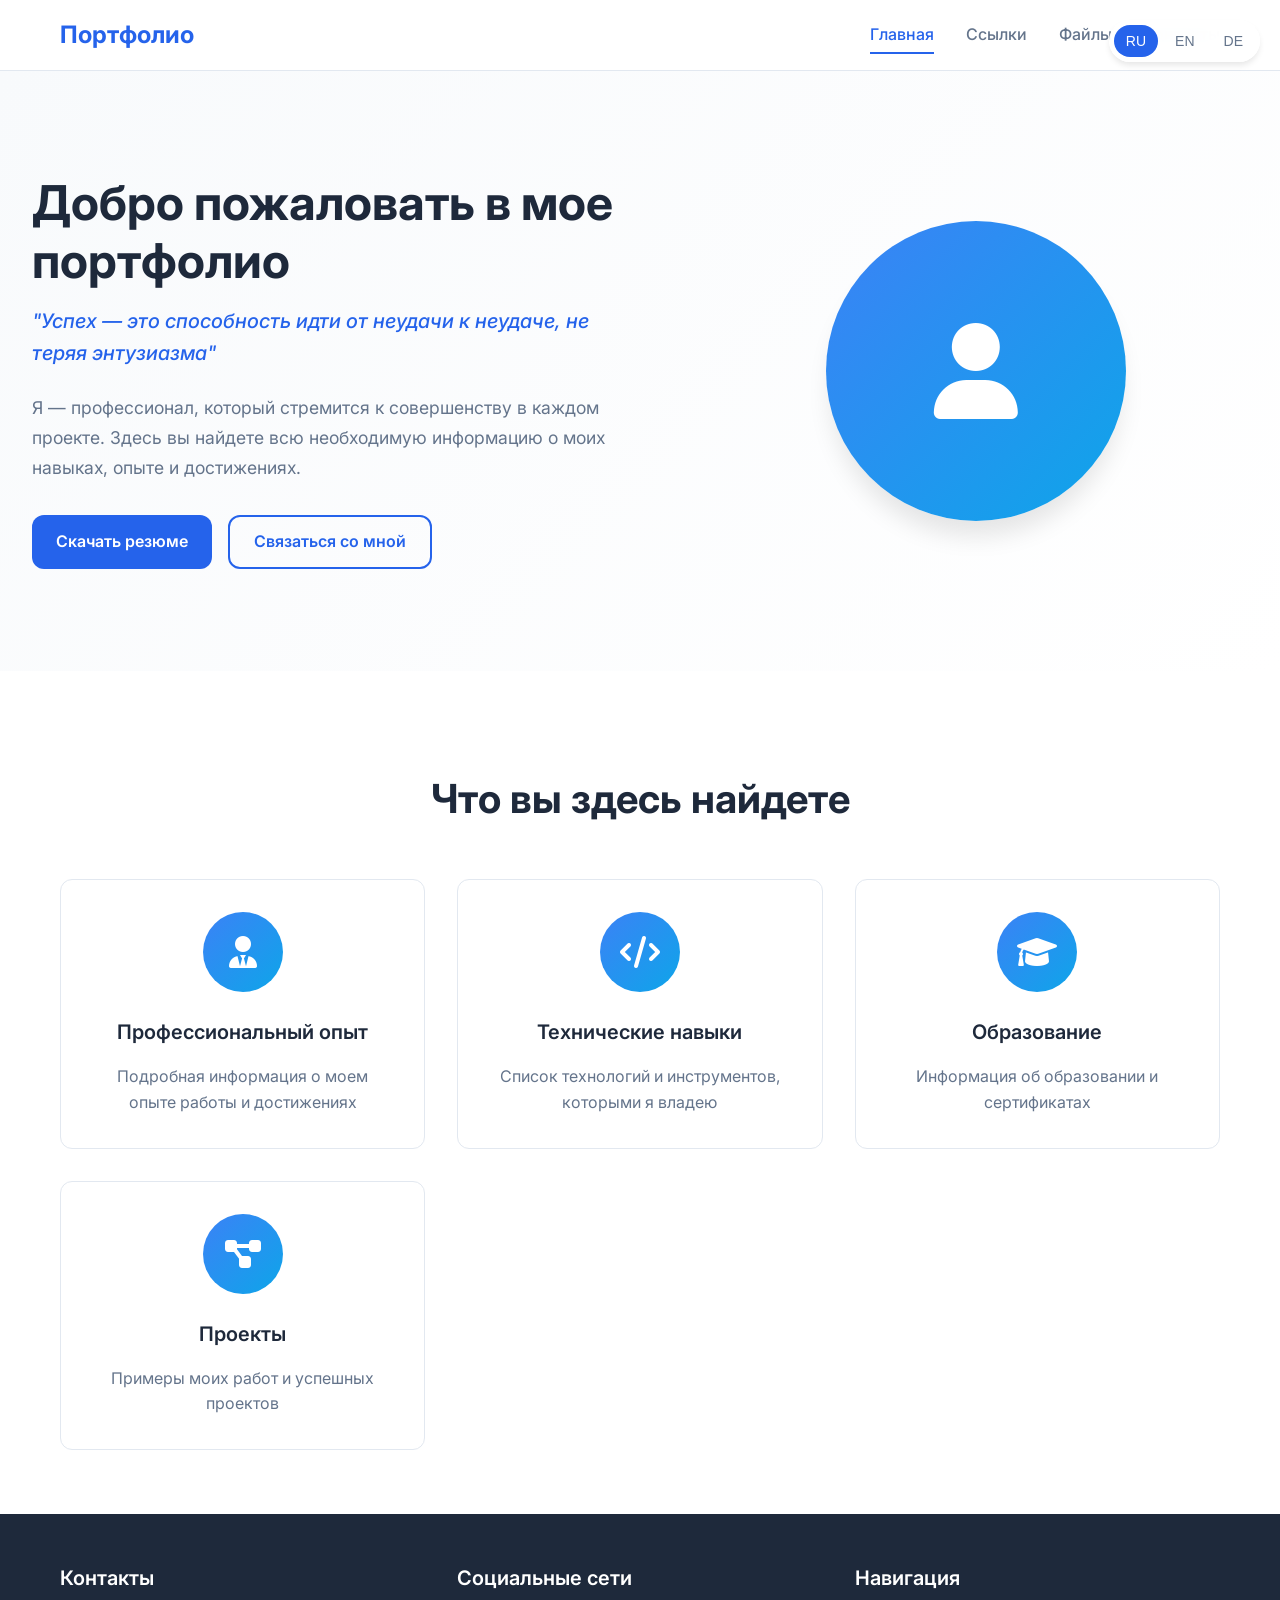
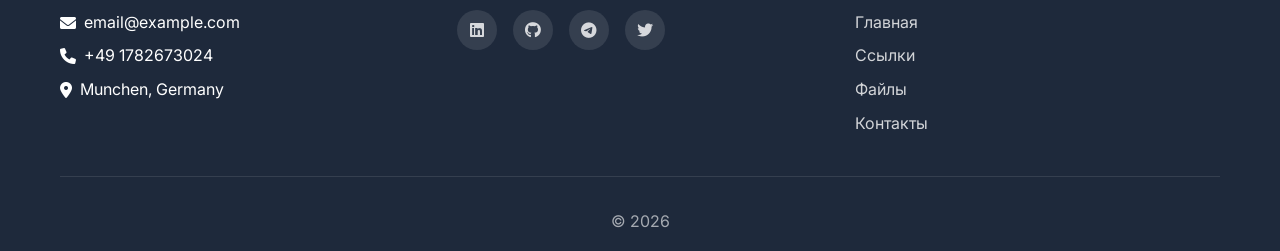
<file: index.html>
<!DOCTYPE html>
<html lang="ru">
<head>
    <meta charset="UTF-8">
    <meta name="viewport" content="width=device-width, initial-scale=1.0">
    <title>Мое Резюме - Главная</title>
    <link rel="stylesheet" href="styles.css">
    <link href="https://fonts.googleapis.com/css2?family=Inter:wght@300;400;500;600;700&display=swap" rel="stylesheet">
    <link rel="stylesheet" href="https://cdnjs.cloudflare.com/ajax/libs/font-awesome/6.0.0/css/all.min.css">
</head>
<body>
    <!-- Языковой переключатель -->
    <div class="language-switcher">
        <button class="lang-btn active" data-lang="ru">RU</button>
        <button class="lang-btn" data-lang="en">EN</button>
        <button class="lang-btn" data-lang="de">DE</button>
    </div>
    <header class="header">
        <nav class="nav">
            <div class="nav-container">
                <div class="logo">
                    <h2 data-i18n="site-title">Portfolio</h2>
                </div>
                <ul class="nav-menu">
                    <li><a href="index.html" class="nav-link active" data-i18n="nav-home">Главная</a></li>
                    <li><a href="links.html" class="nav-link" data-i18n="nav-links">Ссылки</a></li>
                    <li><a href="files.html" class="nav-link" data-i18n="nav-files">Файлы</a></li>
                    <li><a href="contacts.html" class="nav-link" data-i18n="nav-contacts">Контакты</a></li>
                </ul>
                <div class="hamburger">
                    <span></span>
                    <span></span>
                    <span></span>
                </div>
            </div>
        </nav>
    </header>

    <main class="main">
        <section class="hero">
            <div class="hero-content">
                <h1 class="hero-title" data-i18n="hero-title">Добро пожаловать в мое портфолио</h1>
                <p class="hero-subtitle" data-i18n="hero-subtitle">"Успех — это способность идти от неудачи к неудаче, не теряя энтузиазма"</p>
                <p class="hero-description" data-i18n="hero-description">Я — профессионал, который стремится к совершенству в каждом проекте. Здесь вы найдете всю необходимую информацию о моих навыках, опыте и достижениях.</p>
                <div class="hero-buttons">
                    <a href="files.html" class="btn btn-primary" data-i18n="btn-download-resume">Скачать резюме</a>
                    <a href="contacts.html" class="btn btn-secondary" data-i18n="btn-contact">Связаться со мной</a>
                </div>
            </div>
            <div class="hero-image">
                <div class="profile-placeholder">
                    <i class="fas fa-user"></i>
                </div>
            </div>
        </section>

        <section class="features">
            <div class="container">
                <h2 class="section-title" data-i18n="features-title">Что вы здесь найдете</h2>
                <div class="features-grid">
                    <div class="feature-card">
                        <div class="feature-icon">
                            <i class="fas fa-user-tie"></i>
                        </div>
                        <h3 data-i18n="feature-1-title">Профессиональный опыт</h3>
                        <p data-i18n="feature-1-desc">Подробная информация о моем опыте работы и достижениях</p>
                    </div>
                    <div class="feature-card">
                        <div class="feature-icon">
                            <i class="fas fa-code"></i>
                        </div>
                        <h3 data-i18n="feature-2-title">Технические навыки</h3>
                        <p data-i18n="feature-2-desc">Список технологий и инструментов, которыми я владею</p>
                    </div>
                    <div class="feature-card">
                        <div class="feature-icon">
                            <i class="fas fa-graduation-cap"></i>
                        </div>
                        <h3 data-i18n="feature-3-title">Образование</h3>
                        <p data-i18n="feature-3-desc">Информация об образовании и сертификатах</p>
                    </div>
                    <div class="feature-card">
                        <div class="feature-icon">
                            <i class="fas fa-project-diagram"></i>
                        </div>
                        <h3 data-i18n="feature-4-title">Проекты</h3>
                        <p data-i18n="feature-4-desc">Примеры моих работ и успешных проектов</p>
                    </div>
                </div>
            </div>
        </section>
    </main>

    <footer class="footer">
        <div class="container">
            <div class="footer-content">
                <div class="footer-section">
                    <h3 data-i18n="footer-contacts-title">Контакты</h3>
                    <p><i class="fas fa-envelope"></i> email@example.com</p>
                    <p><i class="fas fa-phone"></i> +49 1782673024</p>
                    <p><i class="fas fa-map-marker-alt"></i> Munchen, Germany</p>
                </div>
                <div class="footer-section">
                    <h3 data-i18n="footer-social-title">Социальные сети</h3>
                    <div class="social-links">
                        <a href="#"><i class="fab fa-linkedin"></i></a>
                        <a href="#"><i class="fab fa-github"></i></a>
                        <a href="#"><i class="fab fa-telegram"></i></a>
                        <a href="#"><i class="fab fa-twitter"></i></a>
                    </div>
                </div>
                <div class="footer-section">
                    <h3 data-i18n="footer-nav-title">Навигация</h3>
                    <ul>
                        <li><a href="index.html" data-i18n="nav-home">Главная</a></li>
                        <li><a href="links.html" data-i18n="nav-links">Ссылки</a></li>
                        <li><a href="files.html" data-i18n="nav-files">Файлы</a></li>
                        <li><a href="contacts.html" data-i18n="nav-contacts">Контакты</a></li>
                    </ul>
                </div>
            </div>
            <div class="footer-bottom">
                <p>&copy; 2026</p>
            </div>
        </div>
    </footer>

    <script src="script.js"></script>
</body>
</html>
</file>
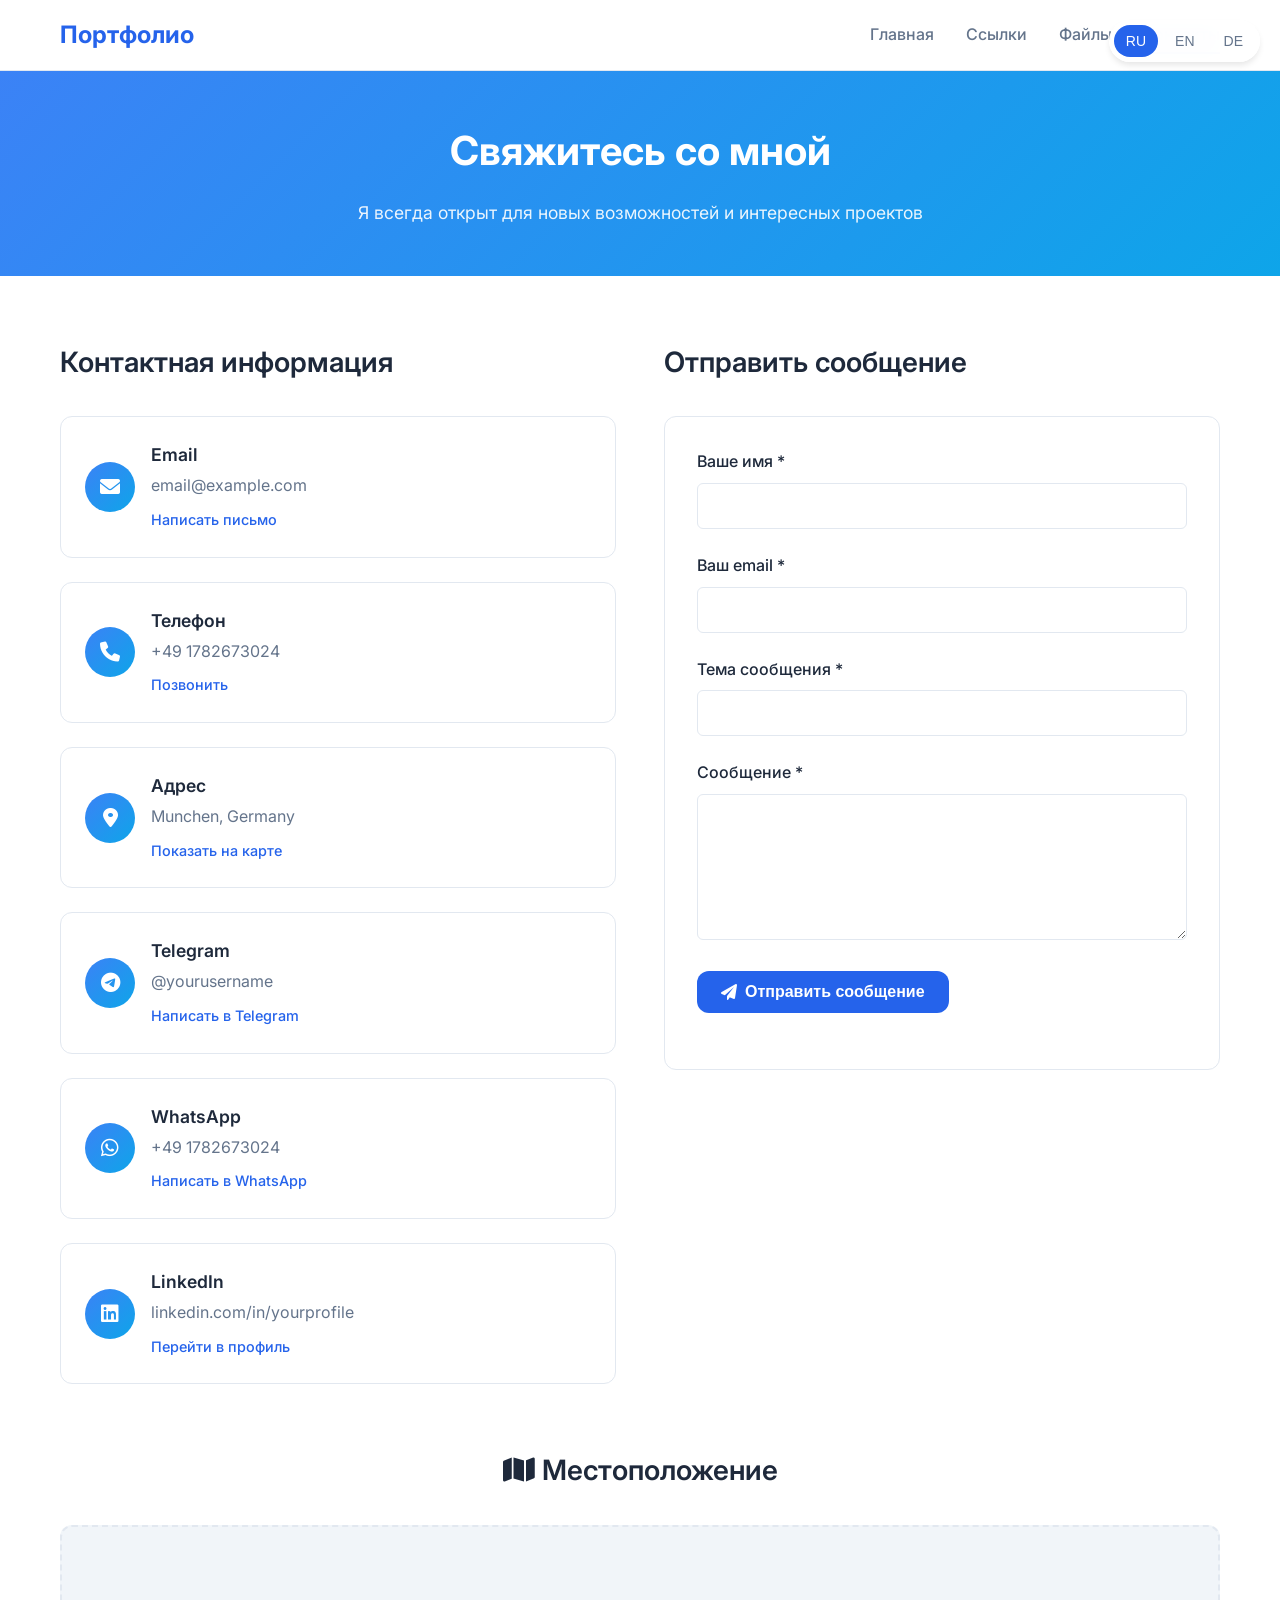
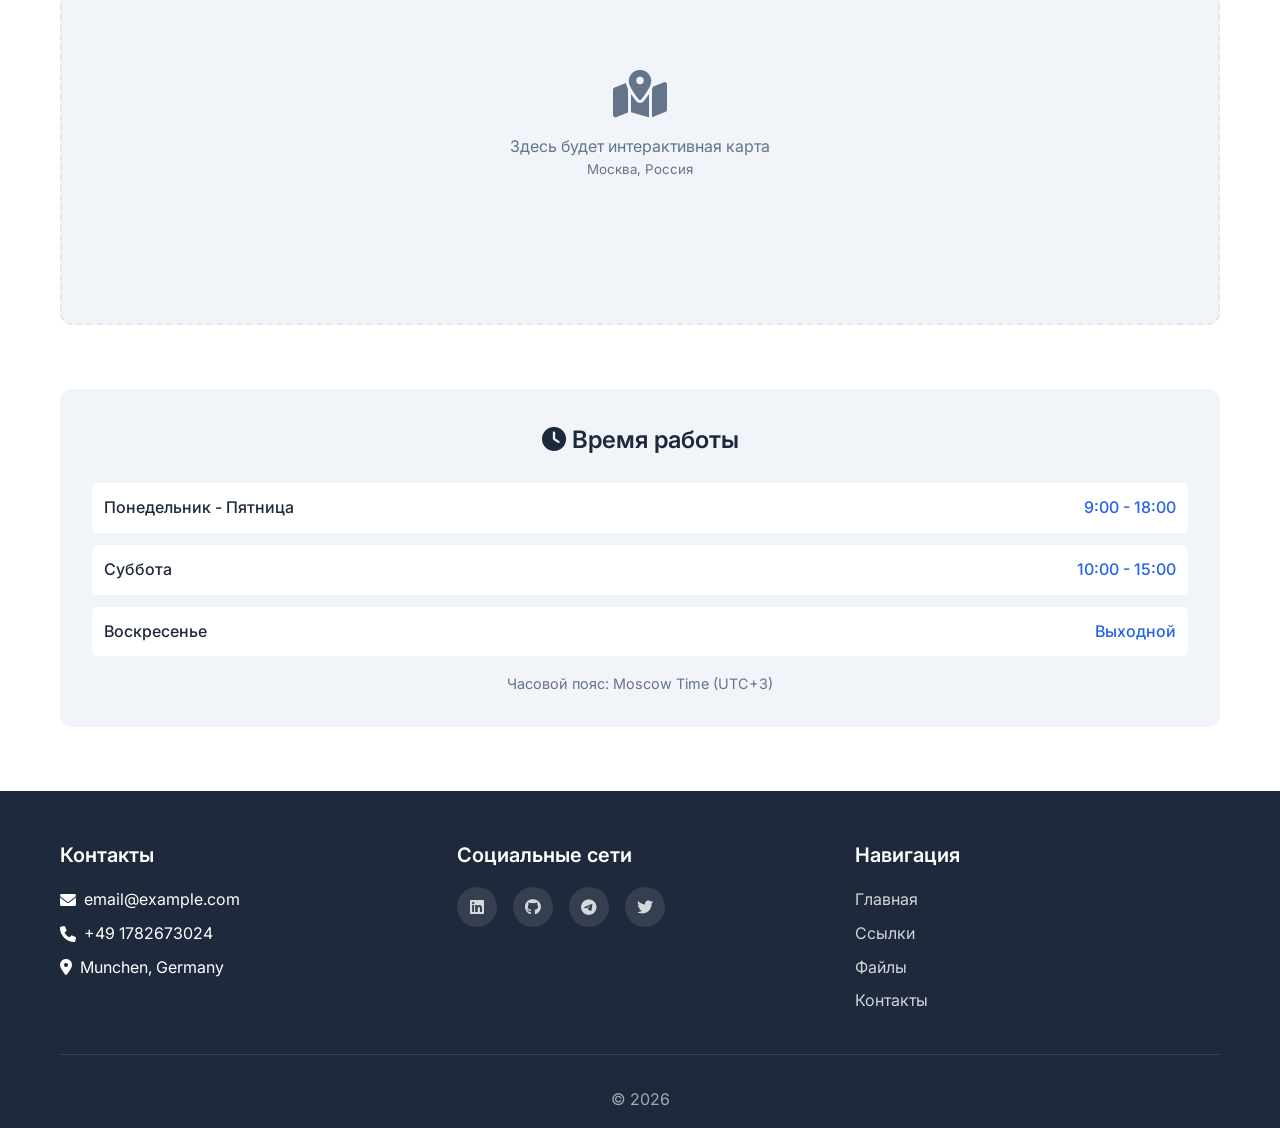
<file: contacts.html>
<!DOCTYPE html>
<html lang="ru">
<head>
    <meta charset="UTF-8">
    <meta name="viewport" content="width=device-width, initial-scale=1.0">
    <title>Контакты - Резюме</title>
    <link rel="stylesheet" href="styles.css">
    <link href="https://fonts.googleapis.com/css2?family=Inter:wght@300;400;500;600;700&display=swap" rel="stylesheet">
    <link rel="stylesheet" href="https://cdnjs.cloudflare.com/ajax/libs/font-awesome/6.0.0/css/all.min.css">
</head>
<body>
    <!-- Языковой переключатель -->
    <div class="language-switcher">
        <button class="lang-btn active" data-lang="ru">RU</button>
        <button class="lang-btn" data-lang="en">EN</button>
        <button class="lang-btn" data-lang="de">DE</button>
    </div>
    <header class="header">
        <nav class="nav">
            <div class="nav-container">
                <div class="logo">
                    <h2 data-i18n="site-title">Portfolio</h2>
                </div>
                <ul class="nav-menu">
                    <li><a href="index.html" class="nav-link" data-i18n="nav-home">Главная</a></li>
                    <li><a href="links.html" class="nav-link" data-i18n="nav-links">Ссылки</a></li>
                    <li><a href="files.html" class="nav-link" data-i18n="nav-files">Файлы</a></li>
                    <li><a href="contacts.html" class="nav-link active" data-i18n="nav-contacts">Контакты</a></li>
                </ul>
                <div class="hamburger">
                    <span></span>
                    <span></span>
                    <span></span>
                </div>
            </div>
        </nav>
    </header>

    <main class="main">
        <section class="page-header">
            <div class="container">
                <h1 data-i18n="contacts-page-title">Свяжитесь со мной</h1>
                <p data-i18n="contacts-page-subtitle">Я всегда открыт для новых возможностей и интересных проектов</p>
            </div>
        </section>

        <section class="contact-section">
            <div class="container">
                <div class="contact-grid">
                    <div class="contact-info">
                        <h2>Контактная информация</h2>
                        <div class="contact-items">
                            <div class="contact-item">
                                <div class="contact-icon">
                                    <i class="fas fa-envelope"></i>
                                </div>
                                <div class="contact-details">
                                    <h3>Email</h3>
                                    <p>email@example.com</p>
                                    <a href="mailto:email@example.com" class="contact-link">Написать письмо</a>
                                </div>
                            </div>

                            <div class="contact-item">
                                <div class="contact-icon">
                                    <i class="fas fa-phone"></i>
                                </div>
                                <div class="contact-details">
                                    <h3 data-i18n="contact-phone">Телефон</h3>
                                    <p>+49 1782673024</p>
                                    <a href="tel:+491782673024" class="contact-link" data-i18n="contact-call">Позвонить</a>
                                </div>
                            </div>

                            <div class="contact-item">
                                <div class="contact-icon">
                                    <i class="fas fa-map-marker-alt"></i>
                                </div>
                                <div class="contact-details">
                                    <h3 data-i18n="contact-address">Адрес</h3>
                                    <p>Munchen, Germany</p>
                                    <a href="#" class="contact-link" data-i18n="contact-show-map">Показать на карте</a>
                                </div>
                            </div>

                            <div class="contact-item">
                                <div class="contact-icon">
                                    <i class="fab fa-telegram"></i>
                                </div>
                                <div class="contact-details">
                                    <h3>Telegram</h3>
                                    <p>@yourusername</p>
                                    <a href="https://t.me/yourusername" class="contact-link">Написать в Telegram</a>
                                </div>
                            </div>

                            <div class="contact-item">
                                <div class="contact-icon">
                                    <i class="fab fa-whatsapp"></i>
                                </div>
                                <div class="contact-details">
                                    <h3 data-i18n="contact-whatsapp">WhatsApp</h3>
                                    <p>+49 1782673024</p>
                                    <a href="https://wa.me/491782673024" class="contact-link" data-i18n="contact-whatsapp-action">Написать в WhatsApp</a>
                                </div>
                            </div>

                            <div class="contact-item">
                                <div class="contact-icon">
                                    <i class="fab fa-linkedin"></i>
                                </div>
                                <div class="contact-details">
                                    <h3>LinkedIn</h3>
                                    <p>linkedin.com/in/yourprofile</p>
                                    <a href="https://linkedin.com/in/yourprofile" class="contact-link">Перейти в профиль</a>
                                </div>
                            </div>
                        </div>
                    </div>

                    <div class="contact-form">
                        <h2>Отправить сообщение</h2>
                        <form class="form">
                            <div class="form-group">
                                <label for="name">Ваше имя *</label>
                                <input type="text" id="name" name="name" required>
                            </div>

                            <div class="form-group">
                                <label for="email">Ваш email *</label>
                                <input type="email" id="email" name="email" required>
                            </div>

                            <div class="form-group">
                                <label for="subject">Тема сообщения *</label>
                                <input type="text" id="subject" name="subject" required>
                            </div>

                            <div class="form-group">
                                <label for="message">Сообщение *</label>
                                <textarea id="message" name="message" rows="6" required></textarea>
                            </div>

                            <div class="form-group">
                                <button type="submit" class="btn btn-primary">
                                    <i class="fas fa-paper-plane"></i> Отправить сообщение
                                </button>
                            </div>
                        </form>
                    </div>
                </div>

                <div class="map-section">
                    <h2><i class="fas fa-map"></i> Местоположение</h2>
                    <div class="map-placeholder">
                        <i class="fas fa-map-marked-alt"></i>
                        <p>Здесь будет интерактивная карта</p>
                        <small>Москва, Россия</small>
                    </div>
                </div>

                <div class="working-hours">
                    <h2><i class="fas fa-clock"></i> Время работы</h2>
                    <div class="hours-grid">
                        <div class="hours-item">
                            <span class="day">Понедельник - Пятница</span>
                            <span class="time">9:00 - 18:00</span>
                        </div>
                        <div class="hours-item">
                            <span class="day">Суббота</span>
                            <span class="time">10:00 - 15:00</span>
                        </div>
                        <div class="hours-item">
                            <span class="day">Воскресенье</span>
                            <span class="time">Выходной</span>
                        </div>
                    </div>
                    <p class="timezone">Часовой пояс: Moscow Time (UTC+3)</p>
                </div>
            </div>
        </section>
    </main>

    <footer class="footer">
        <div class="container">
            <div class="footer-content">
                <div class="footer-section">
                    <h3 data-i18n="footer-contacts-title">Контакты</h3>
                    <p><i class="fas fa-envelope"></i> email@example.com</p>
                    <p><i class="fas fa-phone"></i> +49 1782673024</p>
                    <p><i class="fas fa-map-marker-alt"></i> Munchen, Germany</p>
                </div>
                <div class="footer-section">
                    <h3 data-i18n="footer-social-title">Социальные сети</h3>
                    <div class="social-links">
                        <a href="#"><i class="fab fa-linkedin"></i></a>
                        <a href="#"><i class="fab fa-github"></i></a>
                        <a href="#"><i class="fab fa-telegram"></i></a>
                        <a href="#"><i class="fab fa-twitter"></i></a>
                    </div>
                </div>
                <div class="footer-section">
                    <h3 data-i18n="footer-nav-title">Навигация</h3>
                    <ul>
                        <li><a href="index.html" data-i18n="nav-home">Главная</a></li>
                        <li><a href="links.html" data-i18n="nav-links">Ссылки</a></li>
                        <li><a href="files.html" data-i18n="nav-files">Файлы</a></li>
                        <li><a href="contacts.html" data-i18n="nav-contacts">Контакты</a></li>
                    </ul>
                </div>
            </div>
            <div class="footer-bottom">
                <p>&copy; 2026</p>
            </div>
        </div>
    </footer>

    <script src="script.js"></script>
</body>
</html>
</file>
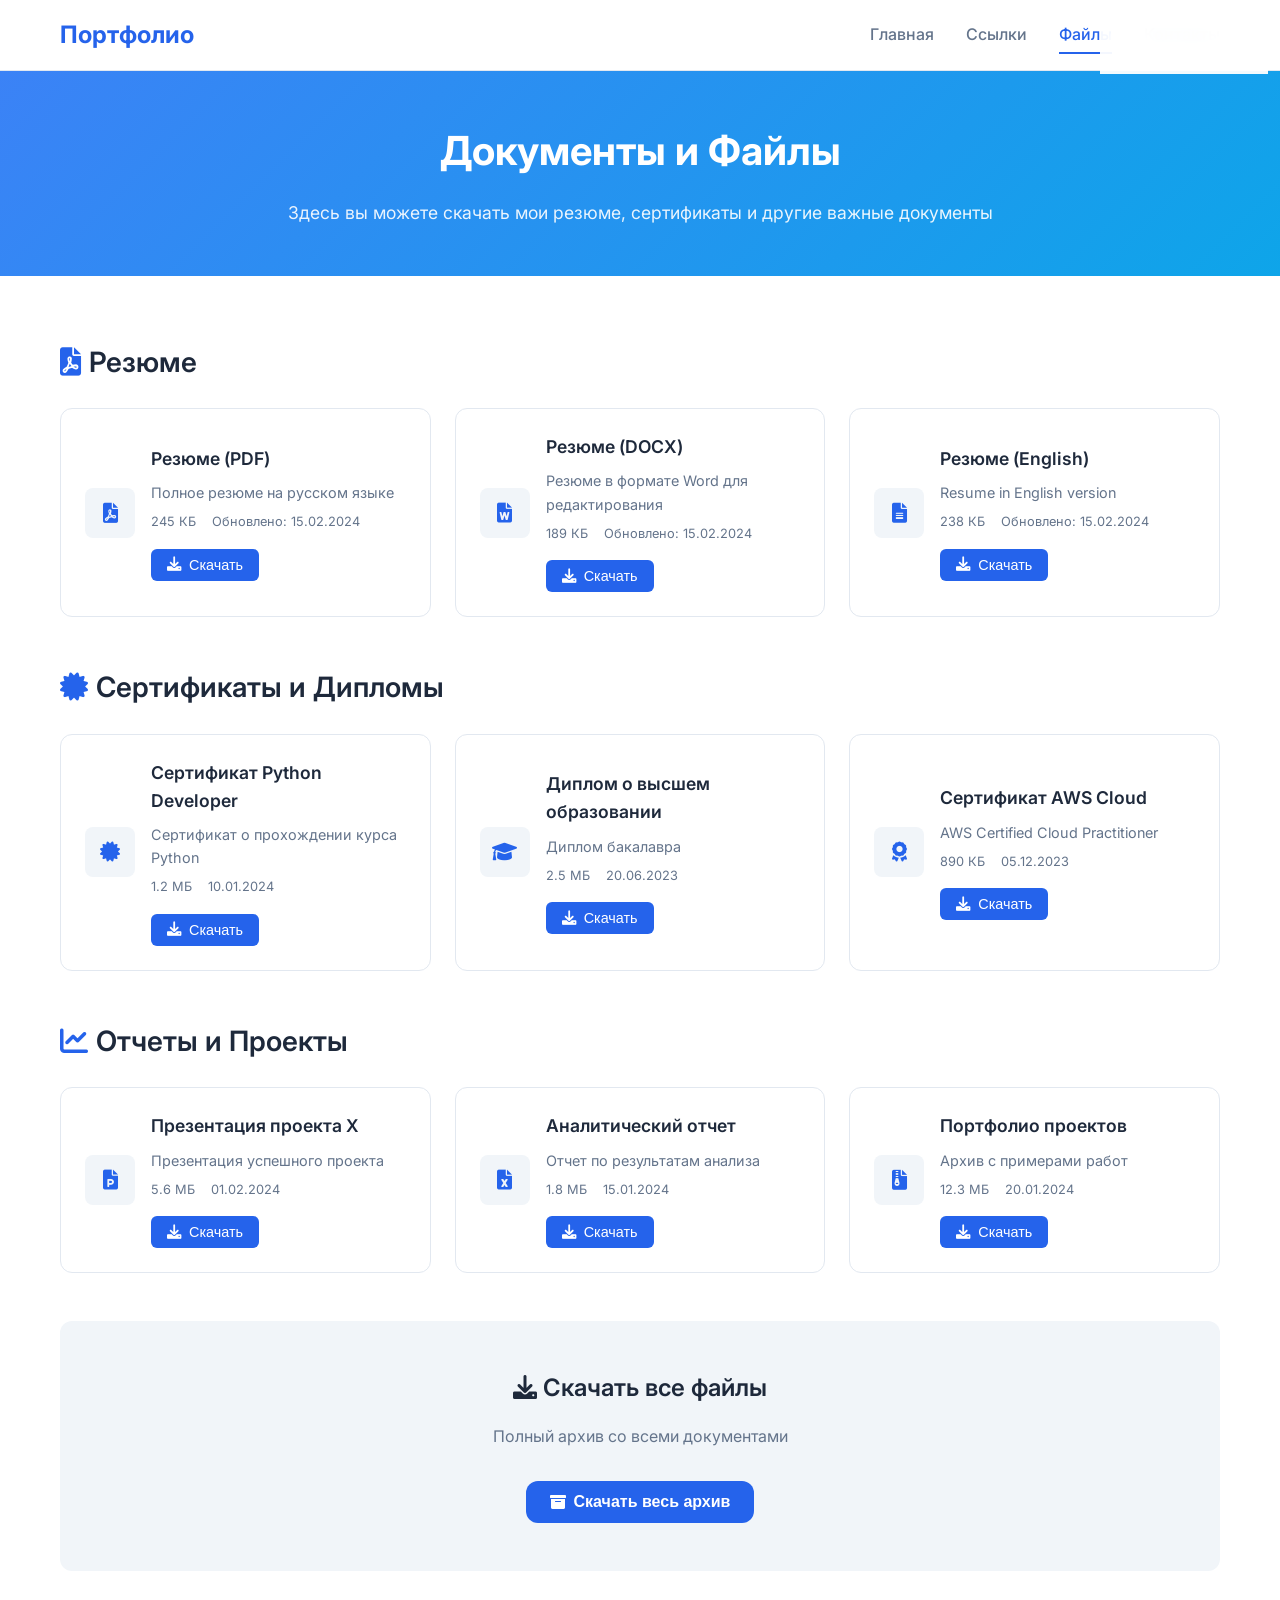
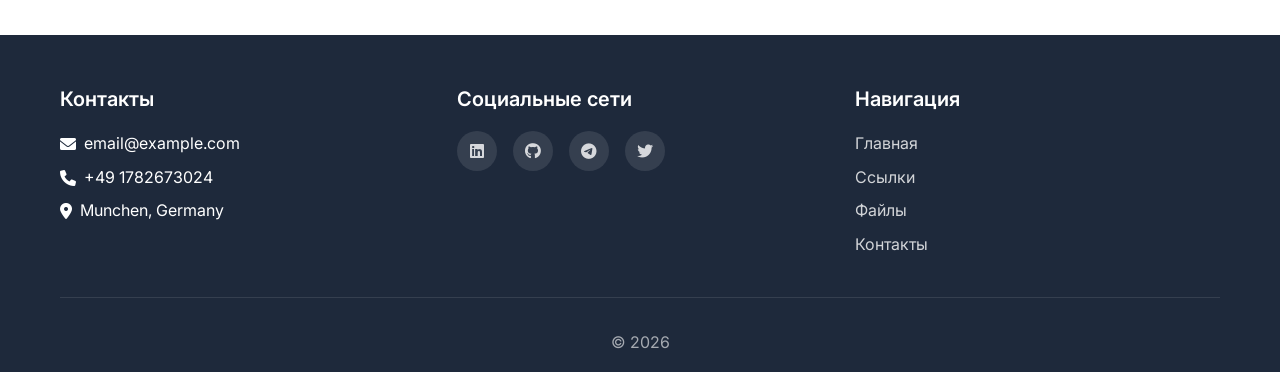
<file: files.html>
<!DOCTYPE html>
<html lang="ru">
<head>
    <meta charset="UTF-8">
    <meta name="viewport" content="width=device-width, initial-scale=1.0">
    <title>Файлы - Резюме</title>
    <link rel="stylesheet" href="styles.css">
    <link href="https://fonts.googleapis.com/css2?family=Inter:wght@300;400;500;600;700&display=swap" rel="stylesheet">
    <link rel="stylesheet" href="https://cdnjs.cloudflare.com/ajax/libs/font-awesome/6.0.0/css/all.min.css">
</head>
<body>
    <!-- Языковой переключатель -->
    <div class="language-switcher">
        <button class="lang-btn active" data-lang="ru">RU</button>
        <button class="lang-btn" data-lang="en">EN</button>
        <button class="lang-btn" data-lang="de">DE</button>
    </div>
    <header class="header">
        <nav class="nav">
            <div class="nav-container">
                <div class="logo">
                    <h2 data-i18n="site-title">Portfolio</h2>
                </div>
                <ul class="nav-menu">
                    <li><a href="index.html" class="nav-link" data-i18n="nav-home">Главная</a></li>
                    <li><a href="links.html" class="nav-link" data-i18n="nav-links">Ссылки</a></li>
                    <li><a href="files.html" class="nav-link active" data-i18n="nav-files">Файлы</a></li>
                    <li><a href="contacts.html" class="nav-link" data-i18n="nav-contacts">Контакты</a></li>
                </ul>
                <div class="hamburger">
                    <span></span>
                    <span></span>
                    <span></span>
                </div>
            </div>
        </nav>
    </header>

    <main class="main">
        <section class="page-header">
            <div class="container">
                <h1 data-i18n="files-page-title">Документы и Файлы</h1>
                <p data-i18n="files-page-subtitle">Здесь вы можете скачать мои резюме, сертификаты и другие важные документы</p>
            </div>
        </section>

        <section class="files-section">
            <div class="container">
                <div class="files-categories">
                    <div class="category-section">
                        <h2><i class="fas fa-file-pdf"></i> Резюме</h2>
                        <div class="files-grid">
                            <div class="file-card">
                                <div class="file-icon">
                                    <i class="fas fa-file-pdf"></i>
                                </div>
                                <div class="file-info">
                                    <h3>Резюме (PDF)</h3>
                                    <p>Полное резюме на русском языке</p>
                                    <div class="file-meta">
                                        <span class="file-size">245 КБ</span>
                                        <span class="file-date">Обновлено: 15.02.2024</span>
                                    </div>
                                    <button class="download-btn">
                                        <i class="fas fa-download"></i> Скачать
                                    </button>
                                </div>
                            </div>

                            <div class="file-card">
                                <div class="file-icon">
                                    <i class="fas fa-file-word"></i>
                                </div>
                                <div class="file-info">
                                    <h3>Резюме (DOCX)</h3>
                                    <p>Резюме в формате Word для редактирования</p>
                                    <div class="file-meta">
                                        <span class="file-size">189 КБ</span>
                                        <span class="file-date">Обновлено: 15.02.2024</span>
                                    </div>
                                    <button class="download-btn">
                                        <i class="fas fa-download"></i> Скачать
                                    </button>
                                </div>
                            </div>

                            <div class="file-card">
                                <div class="file-icon">
                                    <i class="fas fa-file-alt"></i>
                                </div>
                                <div class="file-info">
                                    <h3>Резюме (English)</h3>
                                    <p>Resume in English version</p>
                                    <div class="file-meta">
                                        <span class="file-size">238 КБ</span>
                                        <span class="file-date">Обновлено: 15.02.2024</span>
                                    </div>
                                    <button class="download-btn">
                                        <i class="fas fa-download"></i> Скачать
                                    </button>
                                </div>
                            </div>
                        </div>
                    </div>

                    <div class="category-section">
                        <h2><i class="fas fa-certificate"></i> Сертификаты и Дипломы</h2>
                        <div class="files-grid">
                            <div class="file-card">
                                <div class="file-icon">
                                    <i class="fas fa-certificate"></i>
                                </div>
                                <div class="file-info">
                                    <h3>Сертификат Python Developer</h3>
                                    <p>Сертификат о прохождении курса Python</p>
                                    <div class="file-meta">
                                        <span class="file-size">1.2 МБ</span>
                                        <span class="file-date">10.01.2024</span>
                                    </div>
                                    <button class="download-btn">
                                        <i class="fas fa-download"></i> Скачать
                                    </button>
                                </div>
                            </div>

                            <div class="file-card">
                                <div class="file-icon">
                                    <i class="fas fa-graduation-cap"></i>
                                </div>
                                <div class="file-info">
                                    <h3>Диплом о высшем образовании</h3>
                                    <p>Диплом бакалавра</p>
                                    <div class="file-meta">
                                        <span class="file-size">2.5 МБ</span>
                                        <span class="file-date">20.06.2023</span>
                                    </div>
                                    <button class="download-btn">
                                        <i class="fas fa-download"></i> Скачать
                                    </button>
                                </div>
                            </div>

                            <div class="file-card">
                                <div class="file-icon">
                                    <i class="fas fa-award"></i>
                                </div>
                                <div class="file-info">
                                    <h3>Сертификат AWS Cloud</h3>
                                    <p>AWS Certified Cloud Practitioner</p>
                                    <div class="file-meta">
                                        <span class="file-size">890 КБ</span>
                                        <span class="file-date">05.12.2023</span>
                                    </div>
                                    <button class="download-btn">
                                        <i class="fas fa-download"></i> Скачать
                                    </button>
                                </div>
                            </div>
                        </div>
                    </div>

                    <div class="category-section">
                        <h2><i class="fas fa-chart-line"></i> Отчеты и Проекты</h2>
                        <div class="files-grid">
                            <div class="file-card">
                                <div class="file-icon">
                                    <i class="fas fa-file-powerpoint"></i>
                                </div>
                                <div class="file-info">
                                    <h3>Презентация проекта X</h3>
                                    <p>Презентация успешного проекта</p>
                                    <div class="file-meta">
                                        <span class="file-size">5.6 МБ</span>
                                        <span class="file-date">01.02.2024</span>
                                    </div>
                                    <button class="download-btn">
                                        <i class="fas fa-download"></i> Скачать
                                    </button>
                                </div>
                            </div>

                            <div class="file-card">
                                <div class="file-icon">
                                    <i class="fas fa-file-excel"></i>
                                </div>
                                <div class="file-info">
                                    <h3>Аналитический отчет</h3>
                                    <p>Отчет по результатам анализа</p>
                                    <div class="file-meta">
                                        <span class="file-size">1.8 МБ</span>
                                        <span class="file-date">15.01.2024</span>
                                    </div>
                                    <button class="download-btn">
                                        <i class="fas fa-download"></i> Скачать
                                    </button>
                                </div>
                            </div>

                            <div class="file-card">
                                <div class="file-icon">
                                    <i class="fas fa-file-archive"></i>
                                </div>
                                <div class="file-info">
                                    <h3>Портфолио проектов</h3>
                                    <p>Архив с примерами работ</p>
                                    <div class="file-meta">
                                        <span class="file-size">12.3 МБ</span>
                                        <span class="file-date">20.01.2024</span>
                                    </div>
                                    <button class="download-btn">
                                        <i class="fas fa-download"></i> Скачать
                                    </button>
                                </div>
                            </div>
                        </div>
                    </div>
                </div>

                <div class="download-all-section">
                    <h2><i class="fas fa-download"></i> Скачать все файлы</h2>
                    <p>Полный архив со всеми документами</p>
                    <button class="btn btn-primary">
                        <i class="fas fa-archive"></i> Скачать весь архив
                    </button>
                </div>
            </div>
        </section>
    </main>

    <footer class="footer">
        <div class="container">
            <div class="footer-content">
                <div class="footer-section">
                    <h3 data-i18n="footer-contacts-title">Контакты</h3>
                    <p><i class="fas fa-envelope"></i> email@example.com</p>
                    <p><i class="fas fa-phone"></i> +49 1782673024</p>
                    <p><i class="fas fa-map-marker-alt"></i> Munchen, Germany</p>
                </div>
                <div class="footer-section">
                    <h3 data-i18n="footer-social-title">Социальные сети</h3>
                    <div class="social-links">
                        <a href="#"><i class="fab fa-linkedin"></i></a>
                        <a href="#"><i class="fab fa-github"></i></a>
                        <a href="#"><i class="fab fa-telegram"></i></a>
                        <a href="#"><i class="fab fa-twitter"></i></a>
                    </div>
                </div>
                <div class="footer-section">
                    <h3 data-i18n="footer-nav-title">Навигация</h3>
                    <ul>
                        <li><a href="index.html" data-i18n="nav-home">Главная</a></li>
                        <li><a href="links.html" data-i18n="nav-links">Ссылки</a></li>
                        <li><a href="files.html" data-i18n="nav-files">Файлы</a></li>
                        <li><a href="contacts.html" data-i18n="nav-contacts">Контакты</a></li>
                    </ul>
                </div>
            </div>
            <div class="footer-bottom">
                <p>&copy; 2026</p>
            </div>
        </div>
    </footer>

    <script src="script.js"></script>
</body>
</html>
</file>
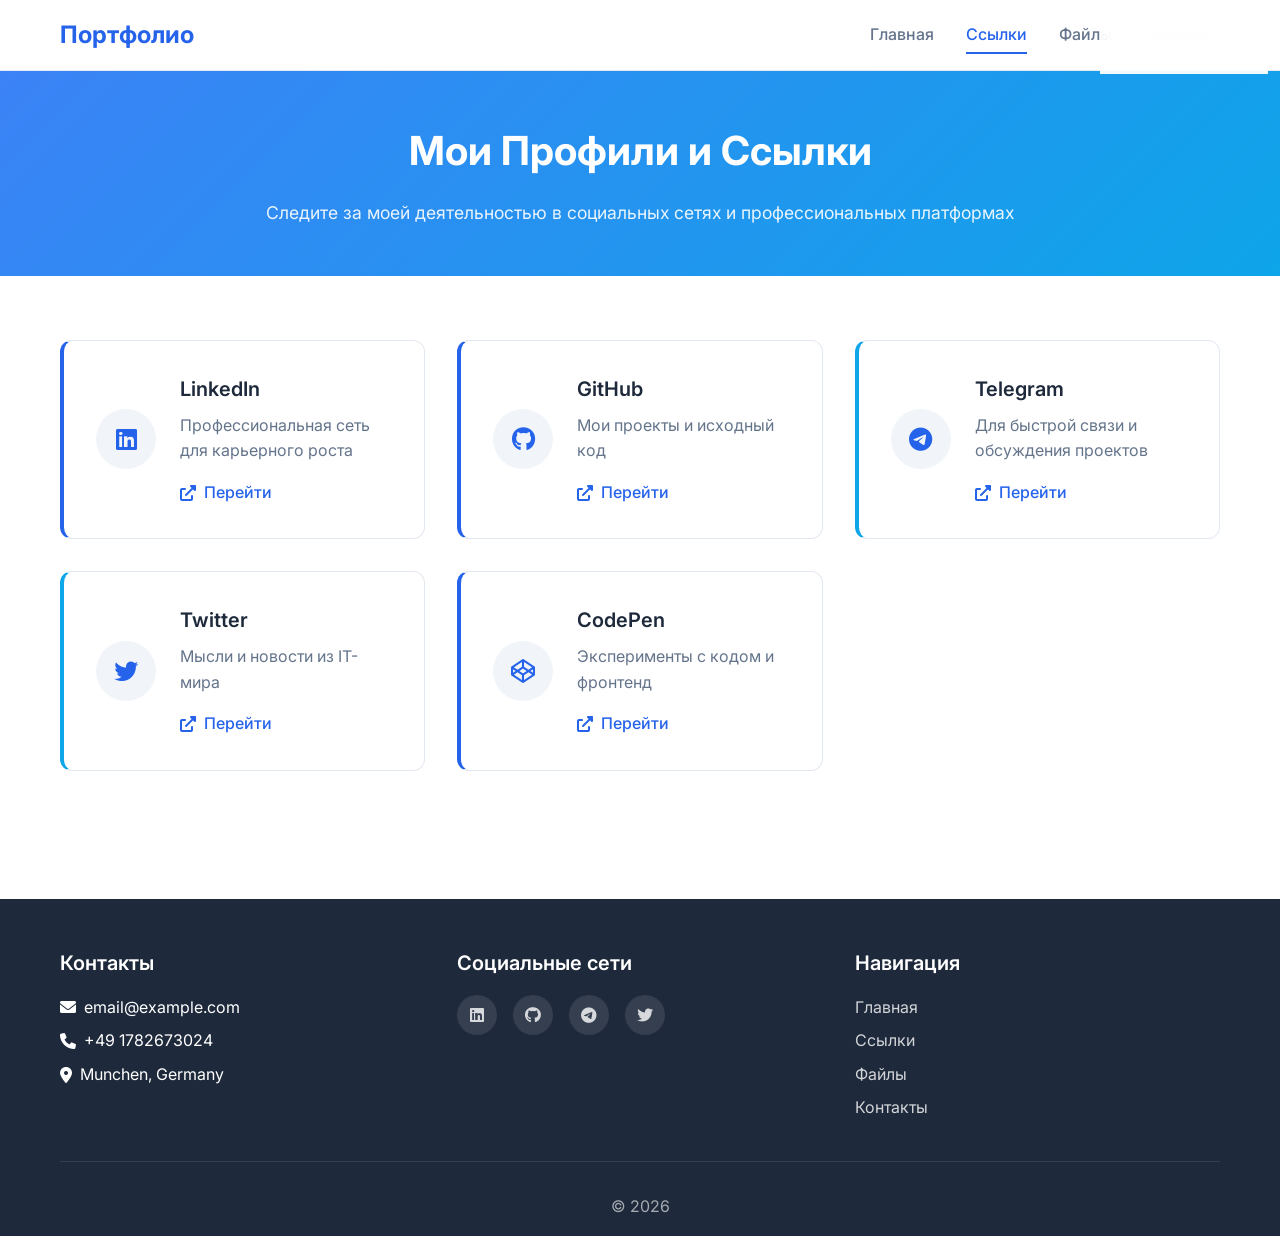
<file: links.html>
<!DOCTYPE html>
<html lang="ru">
<head>
    <meta charset="UTF-8">
    <meta name="viewport" content="width=device-width, initial-scale=1.0">
    <title>Мои Ссылки - Резюме</title>
    <link rel="stylesheet" href="styles.css">
    <link href="https://fonts.googleapis.com/css2?family=Inter:wght@300;400;500;600;700&display=swap" rel="stylesheet">
    <link rel="stylesheet" href="https://cdnjs.cloudflare.com/ajax/libs/font-awesome/6.0.0/css/all.min.css">
</head>
<body>
    <!-- Языковой переключатель -->
    <div class="language-switcher">
        <button class="lang-btn active" data-lang="ru">RU</button>
        <button class="lang-btn" data-lang="en">EN</button>
        <button class="lang-btn" data-lang="de">DE</button>
    </div>
    <header class="header">
        <nav class="nav">
            <div class="nav-container">
                <div class="logo">
                    <h2 data-i18n="site-title">Portfolio</h2>
                </div>
                <ul class="nav-menu">
                    <li><a href="index.html" class="nav-link" data-i18n="nav-home">Главная</a></li>
                    <li><a href="links.html" class="nav-link active" data-i18n="nav-links">Ссылки</a></li>
                    <li><a href="files.html" class="nav-link" data-i18n="nav-files">Файлы</a></li>
                    <li><a href="contacts.html" class="nav-link" data-i18n="nav-contacts">Контакты</a></li>
                </ul>
                <div class="hamburger">
                    <span></span>
                    <span></span>
                    <span></span>
                </div>
            </div>
        </nav>
    </header>

    <main class="main">
        <section class="page-header">
            <div class="container">
                <h1 data-i18n="links-page-title">Мои Профили и Ссылки</h1>
                <p data-i18n="links-page-subtitle">Следите за моей деятельностью в социальных сетях и профессиональных платформах</p>
            </div>
        </section>

        <section class="links-section">
            <div class="container">
                <div class="links-grid">
                    <div class="link-card professional">
                        <div class="link-icon">
                            <i class="fab fa-linkedin"></i>
                        </div>
                        <div class="link-content">
                            <h3 data-i18n="linkedin-title">LinkedIn</h3>
                            <p data-i18n="linkedin-desc">Профессиональная сеть для карьерного роста</p>
                            <a href="https://linkedin.com/in/yourprofile" target="_blank" class="link-button">
                                <i class="fas fa-external-link-alt"></i> <span data-i18n="go-to-link">Перейти</span>
                            </a>
                        </div>
                    </div>

                    <div class="link-card professional">
                        <div class="link-icon">
                            <i class="fab fa-github"></i>
                        </div>
                        <div class="link-content">
                            <h3 data-i18n="github-title">GitHub</h3>
                            <p data-i18n="github-desc">Мои проекты и исходный код</p>
                            <a href="https://github.com/yourusername" target="_blank" class="link-button">
                                <i class="fas fa-external-link-alt"></i> Перейти
                            </a>
                        </div>
                    </div>

                    <div class="link-card social">
                        <div class="link-icon">
                            <i class="fab fa-telegram"></i>
                        </div>
                        <div class="link-content">
                            <h3 data-i18n="telegram-title">Telegram</h3>
                            <p data-i18n="telegram-desc">Для быстрой связи и обсуждения проектов</p>
                            <a href="https://t.me/yourusername" target="_blank" class="link-button">
                                <i class="fas fa-external-link-alt"></i> Перейти
                            </a>
                        </div>
                    </div>

                    <div class="link-card social">
                        <div class="link-icon">
                            <i class="fab fa-twitter"></i>
                        </div>
                        <div class="link-content">
                            <h3 data-i18n="twitter-title">Twitter</h3>
                            <p data-i18n="twitter-desc">Мысли и новости из IT-мира</p>
                            <a href="https://twitter.com/yourusername" target="_blank" class="link-button">
                                <i class="fas fa-external-link-alt"></i> Перейти
                            </a>
                        </div>
                    </div>

                    <div class="link-card professional">
                        <div class="link-icon">
                            <i class="fab fa-codepen"></i>
                        </div>
                        <div class="link-content">
                            <h3 data-i18n="codepen-title">CodePen</h3>
                            <p data-i18n="codepen-desc">Эксперименты с кодом и фронтенд</p>
                            <a href="https://codepen.io/yourusername" target="_blank" class="link-button">
                                <i class="fas fa-external-link-alt"></i> <span data-i18n="go-to-link">Перейти</span>
                            </a>
                        </div>
                    </div>
                </div>
        </section>
    </main>

    <footer class="footer">
        <div class="container">
            <div class="footer-content">
                <div class="footer-section">
                    <h3 data-i18n="footer-contacts-title">Контакты</h3>
                    <p><i class="fas fa-envelope"></i> email@example.com</p>
                    <p><i class="fas fa-phone"></i> +49 1782673024</p>
                    <p><i class="fas fa-map-marker-alt"></i> Munchen, Germany</p>
                </div>
                <div class="footer-section">
                    <h3 data-i18n="footer-social-title">Социальные сети</h3>
                    <div class="social-links">
                        <a href="#"><i class="fab fa-linkedin"></i></a>
                        <a href="#"><i class="fab fa-github"></i></a>
                        <a href="#"><i class="fab fa-telegram"></i></a>
                        <a href="#"><i class="fab fa-twitter"></i></a>
                    </div>
                </div>
                <div class="footer-section">
                    <h3 data-i18n="footer-nav-title">Навигация</h3>
                    <ul>
                        <li><a href="index.html" data-i18n="nav-home">Главная</a></li>
                        <li><a href="links.html" data-i18n="nav-links">Ссылки</a></li>
                        <li><a href="files.html" data-i18n="nav-files">Файлы</a></li>
                        <li><a href="contacts.html" data-i18n="nav-contacts">Контакты</a></li>
                    </ul>
                </div>
            </div>
            <div class="footer-bottom">
                <p>&copy; 2026</p>
            </div>
        </div>
    </footer>

    <script src="script.js"></script>
</body>
</html>
</file>
<file: styles.css>
/* Языковой переключатель */
.language-switcher {
    position: fixed;
    top: 20px;
    right: 20px;
    z-index: 1001;
    display: flex;
    gap: 5px;
    background: rgba(255, 255, 255, 0.95);
    padding: 5px;
    border-radius: 25px;
    box-shadow: var(--shadow-md);
    backdrop-filter: blur(10px);
}

.lang-btn {
    padding: 8px 12px;
    border: none;
    background: transparent;
    color: var(--text-light);
    border-radius: 20px;
    cursor: pointer;
    font-weight: 500;
    font-size: 0.875rem;
    transition: var(--transition);
}

.lang-btn:hover {
    background: var(--bg-gray);
    color: var(--text-dark);
}

.lang-btn.active {
    background: var(--primary-color);
    color: var(--text-white);
}

/* Основные переменные */
:root {
    --primary-color: #2563eb;
    --primary-light: #3b82f6;
    --primary-dark: #1d4ed8;
    --secondary-color: #0ea5e9;
    --accent-color: #06b6d4;
    --text-dark: #1e293b;
    --text-light: #64748b;
    --text-white: #ffffff;
    --bg-white: #ffffff;
    --bg-light: #f8fafc;
    --bg-gray: #f1f5f9;
    --border-color: #e2e8f0;
    --shadow-sm: 0 1px 2px 0 rgba(0, 0, 0, 0.05);
    --shadow-md: 0 4px 6px -1px rgba(0, 0, 0, 0.1);
    --shadow-lg: 0 10px 15px -3px rgba(0, 0, 0, 0.1);
    --shadow-xl: 0 20px 25px -5px rgba(0, 0, 0, 0.1);
    --border-radius: 12px;
    --transition: all 0.3s ease;
}

/* Сброс стилей */
* {
    margin: 0;
    padding: 0;
    box-sizing: border-box;
}

body {
    font-family: 'Inter', -apple-system, BlinkMacSystemFont, 'Segoe UI', Roboto, sans-serif;
    line-height: 1.6;
    color: var(--text-dark);
    background-color: var(--bg-white);
    overflow-x: hidden;
}

.container {
    max-width: 1200px;
    margin: 0 auto;
    padding: 0 20px;
}

/* Шапка и навигация */
.header {
    background: var(--bg-white);
    border-bottom: 1px solid var(--border-color);
    position: relative;
    width: 100%;
    z-index: 1000;
}

.nav {
    padding: 1rem 0;
}

.nav-container {
    max-width: 1200px;
    margin: 0 auto;
    padding: 0 20px;
    display: flex;
    justify-content: space-between;
    align-items: center;
}

.logo h2 {
    color: var(--primary-color);
    font-weight: 700;
    font-size: 1.5rem;
}

.nav-menu {
    display: flex;
    list-style: none;
    gap: 2rem;
}

.nav-link {
    text-decoration: none;
    color: var(--text-light);
    font-weight: 500;
    transition: var(--transition);
    position: relative;
    padding: 0.5rem 0;
}

.nav-link:hover,
.nav-link.active {
    color: var(--primary-color);
}

.nav-link.active::after {
    content: '';
    position: absolute;
    bottom: -2px;
    left: 0;
    right: 0;
    height: 2px;
    background: var(--primary-color);
}

.hamburger {
    display: none;
    flex-direction: column;
    cursor: pointer;
}

.hamburger span {
    width: 25px;
    height: 3px;
    background: var(--text-dark);
    margin: 3px 0;
    transition: var(--transition);
}

/* Основной контент */
.main {
    margin-top: 0;
    min-height: calc(100vh - 80px);
}

/* Главная страница - Hero секция */
.hero {
    background: linear-gradient(135deg, var(--bg-light) 0%, var(--bg-white) 100%);
    padding: 4rem 0;
    display: flex;
    align-items: center;
    min-height: 600px;
    position: relative;
    z-index: 1;
}

.hero-content {
    flex: 1;
    padding: 2rem;
}

.hero-title {
    font-size: 3rem;
    font-weight: 700;
    color: var(--text-dark);
    margin-bottom: 1rem;
    line-height: 1.2;
}

.hero-subtitle {
    font-size: 1.25rem;
    font-style: italic;
    color: var(--primary-color);
    margin-bottom: 1.5rem;
    font-weight: 500;
}

.hero-description {
    font-size: 1.1rem;
    color: var(--text-light);
    margin-bottom: 2rem;
    line-height: 1.7;
}

.hero-buttons {
    display: flex;
    gap: 1rem;
    flex-wrap: wrap;
}

.hero-image {
    flex: 1;
    display: flex;
    justify-content: center;
    align-items: center;
}

.profile-placeholder {
    width: 300px;
    height: 300px;
    background: linear-gradient(135deg, var(--primary-light), var(--secondary-color));
    border-radius: 50%;
    display: flex;
    justify-content: center;
    align-items: center;
    color: var(--text-white);
    font-size: 6rem;
    box-shadow: var(--shadow-xl);
}

/* Кнопки */
.btn {
    display: inline-flex;
    align-items: center;
    gap: 0.5rem;
    padding: 0.75rem 1.5rem;
    border: none;
    border-radius: var(--border-radius);
    font-weight: 600;
    text-decoration: none;
    cursor: pointer;
    transition: var(--transition);
    font-size: 1rem;
}

.btn-primary {
    background: var(--primary-color);
    color: var(--text-white);
}

.btn-primary:hover {
    background: var(--primary-dark);
    transform: translateY(-2px);
    box-shadow: var(--shadow-lg);
}

.btn-secondary {
    background: transparent;
    color: var(--primary-color);
    border: 2px solid var(--primary-color);
}

.btn-secondary:hover {
    background: var(--primary-color);
    color: var(--text-white);
    transform: translateY(-2px);
    box-shadow: var(--shadow-lg);
}

/* Секция с особенностями */
.features {
    padding: 4rem 0;
    background: var(--bg-white);
    position: relative;
    z-index: 2;
    margin-top: 2rem;
}

.section-title {
    text-align: center;
    font-size: 2.5rem;
    font-weight: 700;
    color: var(--text-dark);
    margin-bottom: 3rem;
}

.features-grid {
    display: grid;
    grid-template-columns: repeat(auto-fit, minmax(280px, 1fr));
    gap: 2rem;
}

.feature-card {
    background: var(--bg-white);
    padding: 2rem;
    border-radius: var(--border-radius);
    text-align: center;
    border: 1px solid var(--border-color);
    transition: var(--transition);
}

.feature-card:hover {
    transform: translateY(-5px);
    box-shadow: var(--shadow-xl);
    border-color: var(--primary-color);
}

.feature-icon {
    width: 80px;
    height: 80px;
    background: linear-gradient(135deg, var(--primary-light), var(--secondary-color));
    border-radius: 50%;
    display: flex;
    justify-content: center;
    align-items: center;
    margin: 0 auto 1.5rem;
    color: var(--text-white);
    font-size: 2rem;
}

.feature-card h3 {
    font-size: 1.25rem;
    font-weight: 600;
    color: var(--text-dark);
    margin-bottom: 1rem;
}

.feature-card p {
    color: var(--text-light);
    line-height: 1.6;
}

/* Заголовки страниц */
.page-header {
    background: linear-gradient(135deg, var(--primary-light), var(--secondary-color));
    color: var(--text-white);
    padding: 3rem 0;
    text-align: center;
}

.page-header h1 {
    font-size: 2.5rem;
    font-weight: 700;
    margin-bottom: 1rem;
}

.page-header p {
    font-size: 1.1rem;
    opacity: 0.9;
}

/* Страница ссылок */
.links-section {
    padding: 4rem 0;
}

.links-grid {
    display: grid;
    grid-template-columns: repeat(auto-fit, minmax(300px, 1fr));
    gap: 2rem;
    margin-bottom: 4rem;
}

.link-card {
    background: var(--bg-white);
    border-radius: var(--border-radius);
    padding: 2rem;
    border: 1px solid var(--border-color);
    transition: var(--transition);
    display: flex;
    align-items: center;
    gap: 1.5rem;
}

.link-card:hover {
    transform: translateY(-3px);
    box-shadow: var(--shadow-lg);
}

.link-card.professional {
    border-left: 4px solid var(--primary-color);
}

.link-card.social {
    border-left: 4px solid var(--secondary-color);
}

.link-card.portfolio {
    border-left: 4px solid var(--accent-color);
}

.link-icon {
    width: 60px;
    height: 60px;
    background: var(--bg-gray);
    border-radius: 50%;
    display: flex;
    justify-content: center;
    align-items: center;
    color: var(--primary-color);
    font-size: 1.5rem;
    flex-shrink: 0;
}

.link-content h3 {
    font-size: 1.25rem;
    font-weight: 600;
    color: var(--text-dark);
    margin-bottom: 0.5rem;
}

.link-content p {
    color: var(--text-light);
    margin-bottom: 1rem;
}

.link-button {
    display: inline-flex;
    align-items: center;
    gap: 0.5rem;
    color: var(--primary-color);
    text-decoration: none;
    font-weight: 500;
    transition: var(--transition);
}

.link-button:hover {
    color: var(--primary-dark);
}

.qr-section {
    text-align: center;
    padding: 2rem;
    background: var(--bg-gray);
    border-radius: var(--border-radius);
}

.qr-section h2 {
    font-size: 1.5rem;
    font-weight: 600;
    color: var(--text-dark);
    margin-bottom: 1.5rem;
}

.qr-placeholder {
    width: 200px;
    height: 200px;
    background: var(--bg-white);
    border: 2px dashed var(--border-color);
    border-radius: var(--border-radius);
    display: flex;
    flex-direction: column;
    justify-content: center;
    align-items: center;
    margin: 0 auto;
    color: var(--text-light);
}

.qr-placeholder i {
    font-size: 3rem;
    margin-bottom: 1rem;
}

/* Страница файлов */
.files-section {
    padding: 4rem 0;
}

.category-section {
    margin-bottom: 3rem;
}

.category-section h2 {
    font-size: 1.75rem;
    font-weight: 600;
    color: var(--text-dark);
    margin-bottom: 1.5rem;
    display: flex;
    align-items: center;
    gap: 0.5rem;
}

.category-section h2 i {
    color: var(--primary-color);
}

.files-grid {
    display: grid;
    grid-template-columns: repeat(auto-fit, minmax(300px, 1fr));
    gap: 1.5rem;
}

.file-card {
    background: var(--bg-white);
    border: 1px solid var(--border-color);
    border-radius: var(--border-radius);
    padding: 1.5rem;
    transition: var(--transition);
    display: flex;
    align-items: center;
    gap: 1rem;
}

.file-card:hover {
    transform: translateY(-2px);
    box-shadow: var(--shadow-md);
    border-color: var(--primary-color);
}

.file-icon {
    width: 50px;
    height: 50px;
    background: var(--bg-gray);
    border-radius: 8px;
    display: flex;
    justify-content: center;
    align-items: center;
    color: var(--primary-color);
    font-size: 1.25rem;
    flex-shrink: 0;
}

.file-info {
    flex: 1;
}

.file-info h3 {
    font-size: 1.1rem;
    font-weight: 600;
    color: var(--text-dark);
    margin-bottom: 0.5rem;
}

.file-info p {
    color: var(--text-light);
    font-size: 0.9rem;
    margin-bottom: 0.5rem;
}

.file-meta {
    display: flex;
    gap: 1rem;
    margin-bottom: 1rem;
}

.file-meta span {
    font-size: 0.8rem;
    color: var(--text-light);
}

.download-btn {
    background: var(--primary-color);
    color: var(--text-white);
    border: none;
    padding: 0.5rem 1rem;
    border-radius: 6px;
    font-size: 0.9rem;
    cursor: pointer;
    transition: var(--transition);
    display: inline-flex;
    align-items: center;
    gap: 0.5rem;
}

.download-btn:hover {
    background: var(--primary-dark);
}

.download-all-section {
    text-align: center;
    padding: 3rem;
    background: var(--bg-gray);
    border-radius: var(--border-radius);
    margin-top: 3rem;
}

.download-all-section h2 {
    font-size: 1.5rem;
    font-weight: 600;
    color: var(--text-dark);
    margin-bottom: 1rem;
}

.download-all-section p {
    color: var(--text-light);
    margin-bottom: 2rem;
}

/* Страница контактов */
.contact-section {
    padding: 4rem 0;
}

.contact-grid {
    display: grid;
    grid-template-columns: 1fr 1fr;
    gap: 3rem;
    margin-bottom: 4rem;
}

.contact-info h2,
.contact-form h2 {
    font-size: 1.75rem;
    font-weight: 600;
    color: var(--text-dark);
    margin-bottom: 2rem;
}

.contact-items {
    display: flex;
    flex-direction: column;
    gap: 1.5rem;
}

.contact-item {
    display: flex;
    align-items: center;
    gap: 1rem;
    padding: 1.5rem;
    background: var(--bg-white);
    border: 1px solid var(--border-color);
    border-radius: var(--border-radius);
    transition: var(--transition);
}

.contact-item:hover {
    transform: translateX(5px);
    box-shadow: var(--shadow-md);
    border-color: var(--primary-color);
}

.contact-icon {
    width: 50px;
    height: 50px;
    background: linear-gradient(135deg, var(--primary-light), var(--secondary-color));
    border-radius: 50%;
    display: flex;
    justify-content: center;
    align-items: center;
    color: var(--text-white);
    font-size: 1.25rem;
    flex-shrink: 0;
}

.contact-details h3 {
    font-size: 1.1rem;
    font-weight: 600;
    color: var(--text-dark);
    margin-bottom: 0.25rem;
}

.contact-details p {
    color: var(--text-light);
    margin-bottom: 0.5rem;
}

.contact-link {
    color: var(--primary-color);
    text-decoration: none;
    font-size: 0.9rem;
    font-weight: 500;
    transition: var(--transition);
}

.contact-link:hover {
    color: var(--primary-dark);
}

/* Форма контактов */
.form {
    background: var(--bg-white);
    padding: 2rem;
    border: 1px solid var(--border-color);
    border-radius: var(--border-radius);
}

.form-group {
    margin-bottom: 1.5rem;
}

.form-group label {
    display: block;
    margin-bottom: 0.5rem;
    font-weight: 500;
    color: var(--text-dark);
}

.form-group input,
.form-group textarea {
    width: 100%;
    padding: 0.75rem;
    border: 1px solid var(--border-color);
    border-radius: 6px;
    font-family: inherit;
    font-size: 1rem;
    transition: var(--transition);
}

.form-group input:focus,
.form-group textarea:focus {
    outline: none;
    border-color: var(--primary-color);
    box-shadow: 0 0 0 3px rgba(37, 99, 235, 0.1);
}

.form-group textarea {
    resize: vertical;
    min-height: 120px;
}

/* Карта */
.map-section {
    margin-bottom: 4rem;
}

.map-section h2 {
    font-size: 1.75rem;
    font-weight: 600;
    color: var(--text-dark);
    margin-bottom: 2rem;
    text-align: center;
}

.map-placeholder {
    height: 400px;
    background: var(--bg-gray);
    border: 2px dashed var(--border-color);
    border-radius: var(--border-radius);
    display: flex;
    flex-direction: column;
    justify-content: center;
    align-items: center;
    color: var(--text-light);
}

.map-placeholder i {
    font-size: 3rem;
    margin-bottom: 1rem;
}

/* Время работы */
.working-hours {
    background: var(--bg-gray);
    padding: 2rem;
    border-radius: var(--border-radius);
    text-align: center;
}

.working-hours h2 {
    font-size: 1.5rem;
    font-weight: 600;
    color: var(--text-dark);
    margin-bottom: 1.5rem;
}

.hours-grid {
    display: flex;
    flex-direction: column;
    gap: 0.75rem;
    margin-bottom: 1rem;
}

.hours-item {
    display: flex;
    justify-content: space-between;
    align-items: center;
    padding: 0.75rem;
    background: var(--bg-white);
    border-radius: 6px;
}

.day {
    font-weight: 500;
    color: var(--text-dark);
}

.time {
    color: var(--primary-color);
    font-weight: 500;
}

.timezone {
    color: var(--text-light);
    font-size: 0.9rem;
}

/* Футер */
.footer {
    background: var(--text-dark);
    color: var(--text-white);
    padding: 3rem 0 1rem;
}

.footer-content {
    display: grid;
    grid-template-columns: repeat(auto-fit, minmax(250px, 1fr));
    gap: 2rem;
    margin-bottom: 2rem;
}

.footer-section h3 {
    font-size: 1.25rem;
    font-weight: 600;
    margin-bottom: 1rem;
    color: var(--text-white);
}

.footer-section p {
    margin-bottom: 0.5rem;
    display: flex;
    align-items: center;
    gap: 0.5rem;
}

.footer-section ul {
    list-style: none;
}

.footer-section ul li {
    margin-bottom: 0.5rem;
}

.footer-section a {
    color: rgba(255, 255, 255, 0.8);
    text-decoration: none;
    transition: var(--transition);
}

.footer-section a:hover {
    color: var(--text-white);
}

.social-links {
    display: flex;
    gap: 1rem;
}

.social-links a {
    width: 40px;
    height: 40px;
    background: rgba(255, 255, 255, 0.1);
    border-radius: 50%;
    display: flex;
    justify-content: center;
    align-items: center;
    transition: var(--transition);
}

.social-links a:hover {
    background: var(--primary-color);
    transform: translateY(-2px);
}

.footer-bottom {
    text-align: center;
    padding-top: 2rem;
    border-top: 1px solid rgba(255, 255, 255, 0.1);
    color: rgba(255, 255, 255, 0.6);
}

/* Адаптивность */
@media (max-width: 768px) {
    .nav-menu {
        position: fixed;
        left: -100%;
        top: 70px;
        flex-direction: column;
        background: var(--bg-white);
        width: 100%;
        text-align: center;
        transition: var(--transition);
        box-shadow: var(--shadow-lg);
        padding: 2rem 0;
    }

    .nav-menu.active {
        left: 0;
    }

    .hamburger {
        display: flex;
    }

    .hero {
        flex-direction: column;
        text-align: center;
        padding: 2rem 0;
    }

    .hero-title {
        font-size: 2rem;
    }

    .hero-buttons {
        justify-content: center;
    }

    .profile-placeholder {
        width: 200px;
        height: 200px;
        font-size: 4rem;
    }

    .contact-grid {
        grid-template-columns: 1fr;
        gap: 2rem;
    }

    .features-grid,
    .links-grid,
    .files-grid {
        grid-template-columns: 1fr;
    }

    .footer-content {
        grid-template-columns: 1fr;
        text-align: center;
    }

    .social-links {
        justify-content: center;
    }

    .hours-item {
        flex-direction: column;
        gap: 0.25rem;
        text-align: center;
    }
}

@media (max-width: 480px) {
    .container {
        padding: 0 15px;
    }

    .hero-title {
        font-size: 1.75rem;
    }

    .section-title {
        font-size: 2rem;
    }

    .page-header h1 {
        font-size: 2rem;
    }

    .link-card,
    .file-card,
    .contact-item {
        flex-direction: column;
        text-align: center;
    }

    .file-meta {
        flex-direction: column;
        gap: 0.25rem;
        text-align: center;
    }
}

/* Анимации */
@keyframes fadeInUp {
    from {
        opacity: 0;
        transform: translateY(30px);
    }
    to {
        opacity: 1;
        transform: translateY(0);
    }
}

.feature-card,
.link-card,
.file-card,
.contact-item {
    animation: fadeInUp 0.6s ease-out;
}

/* Скроллбар */
::-webkit-scrollbar {
    width: 8px;
}

::-webkit-scrollbar-track {
    background: var(--bg-gray);
}

::-webkit-scrollbar-thumb {
    background: var(--primary-color);
    border-radius: 4px;
}

::-webkit-scrollbar-thumb:hover {
    background: var(--primary-dark);
}
</file>
